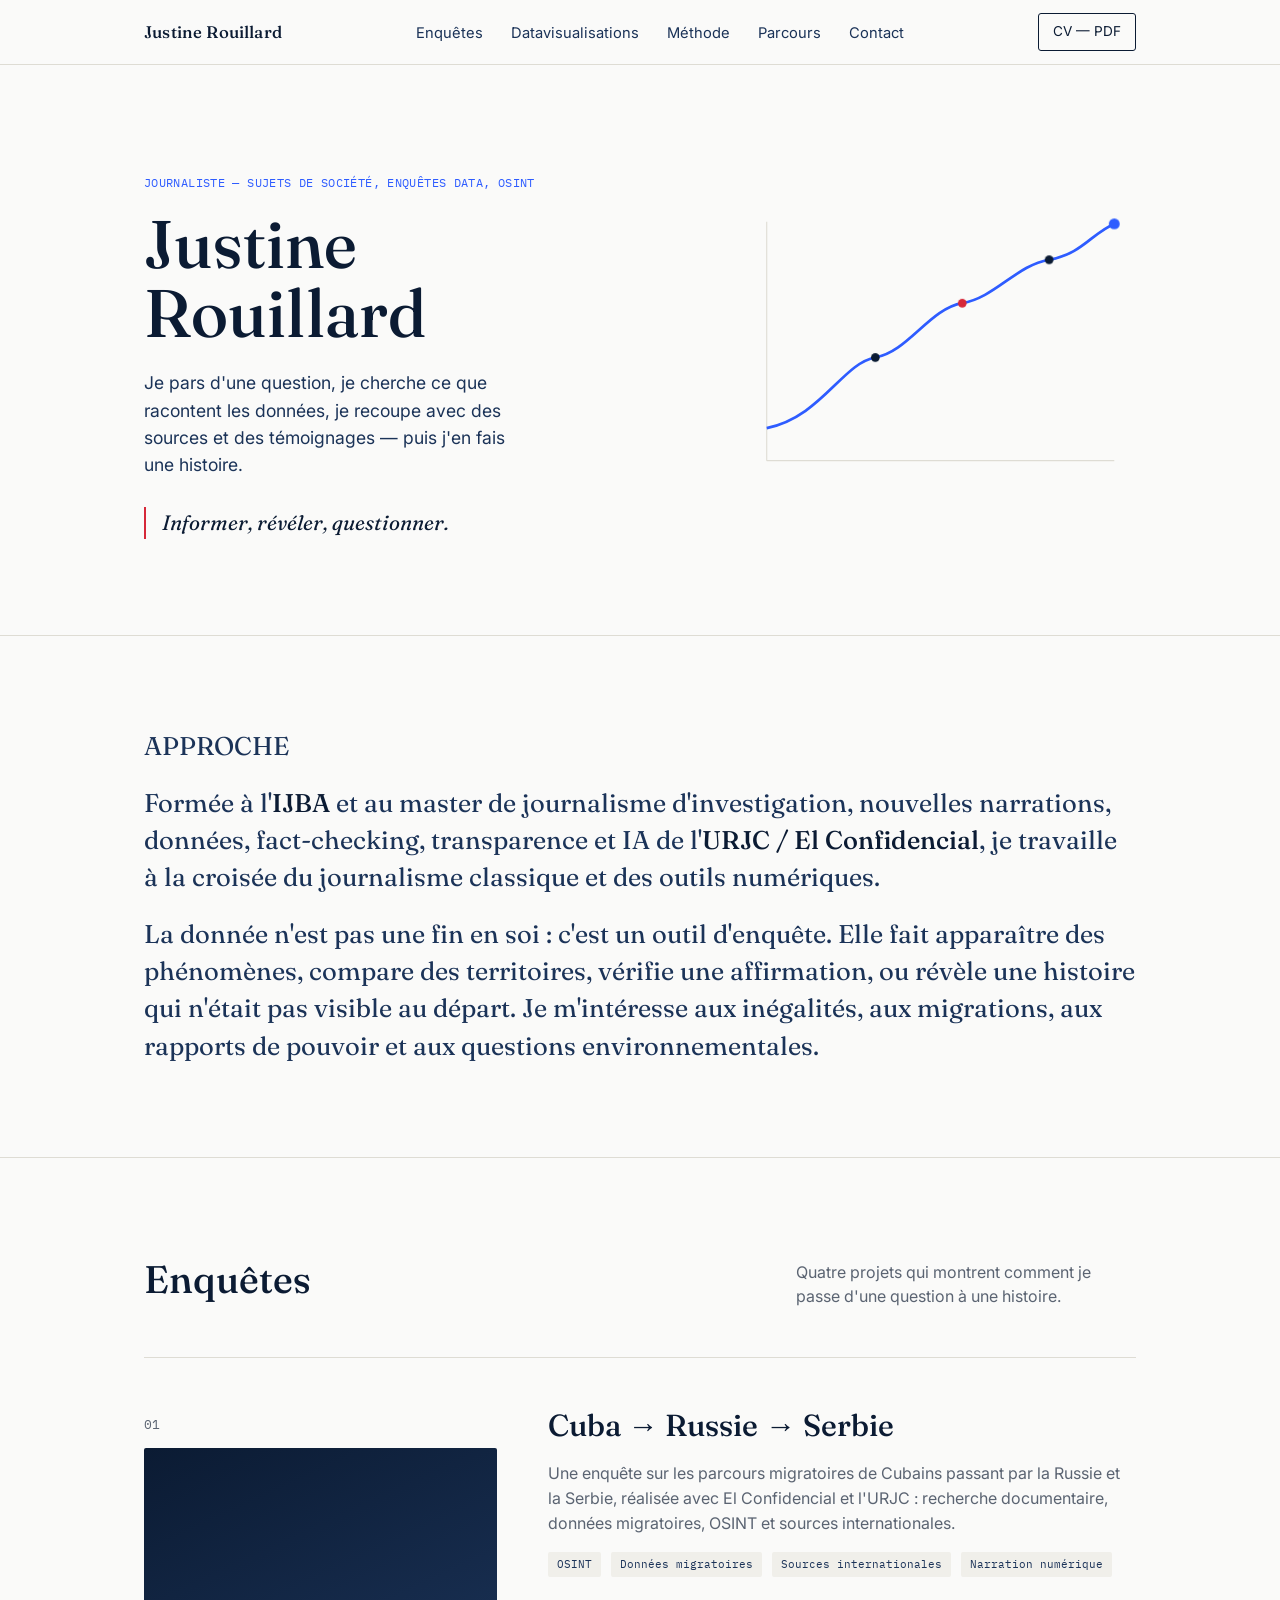
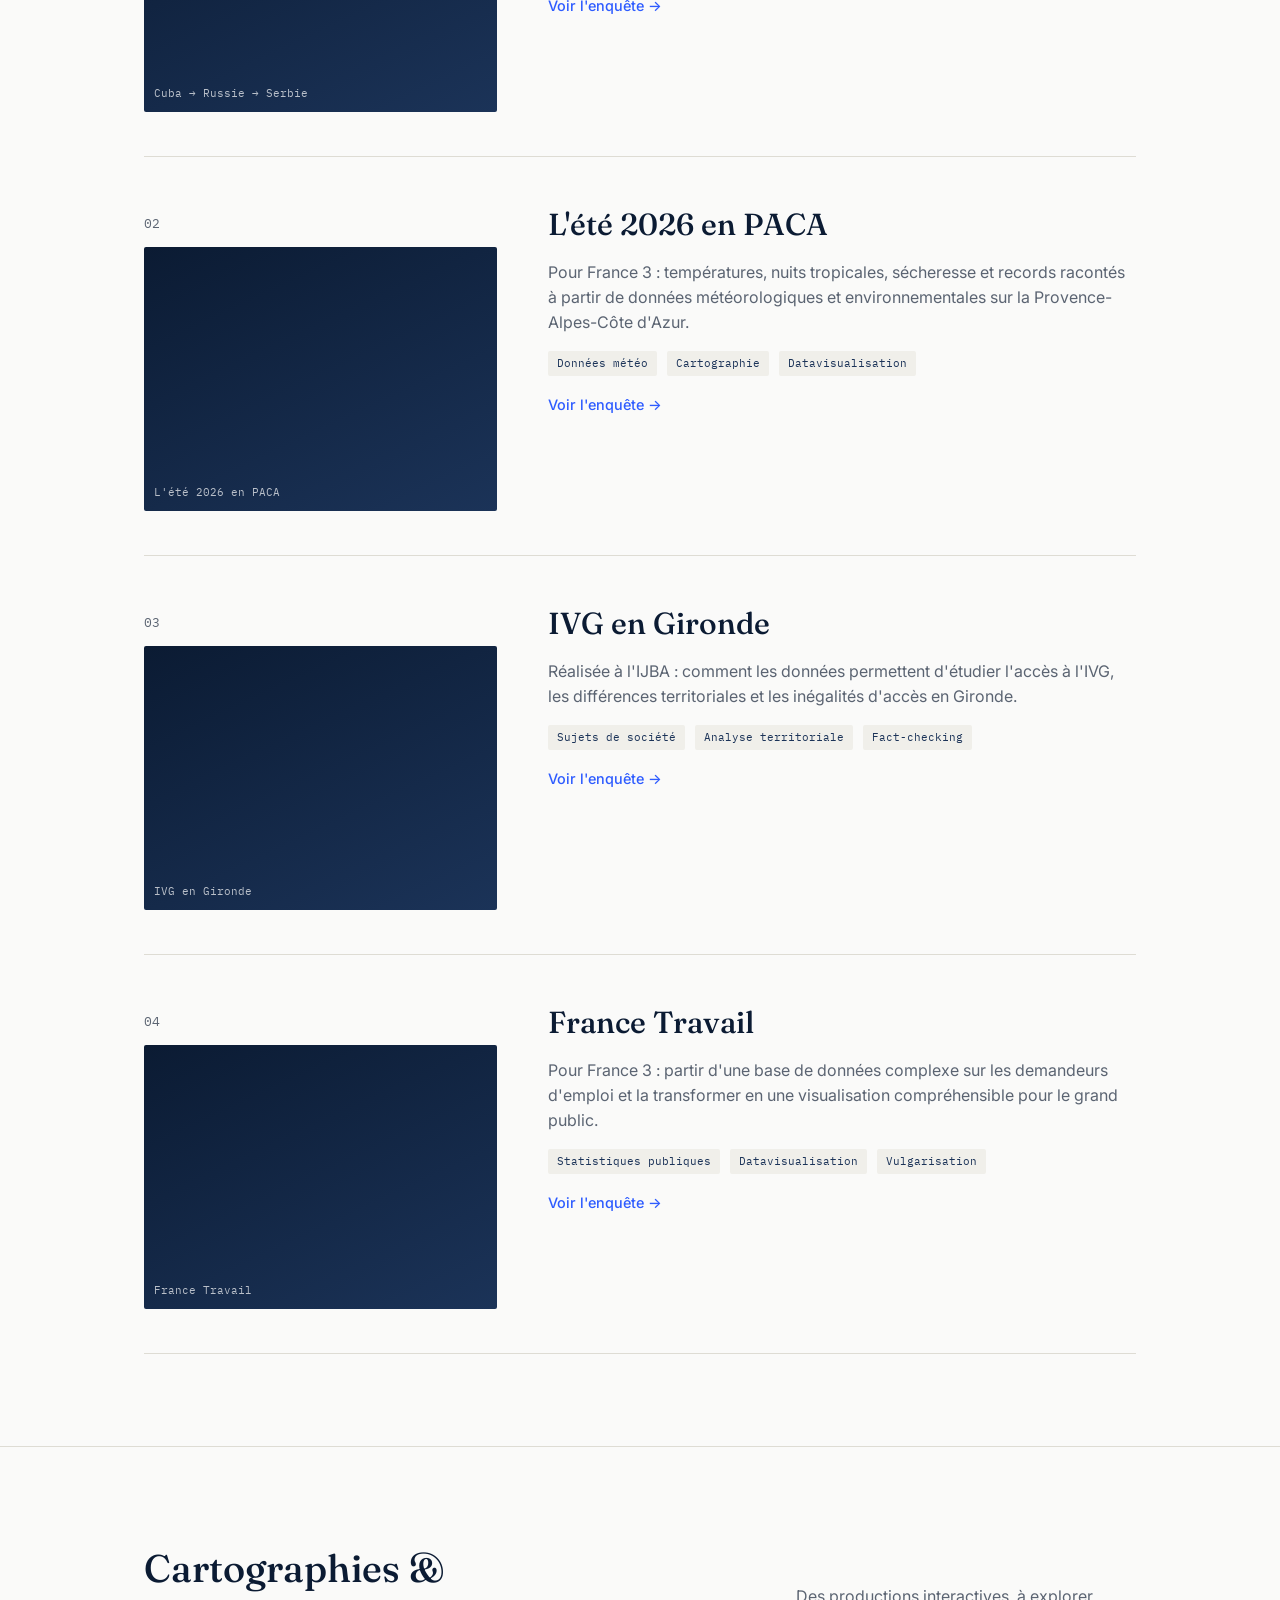
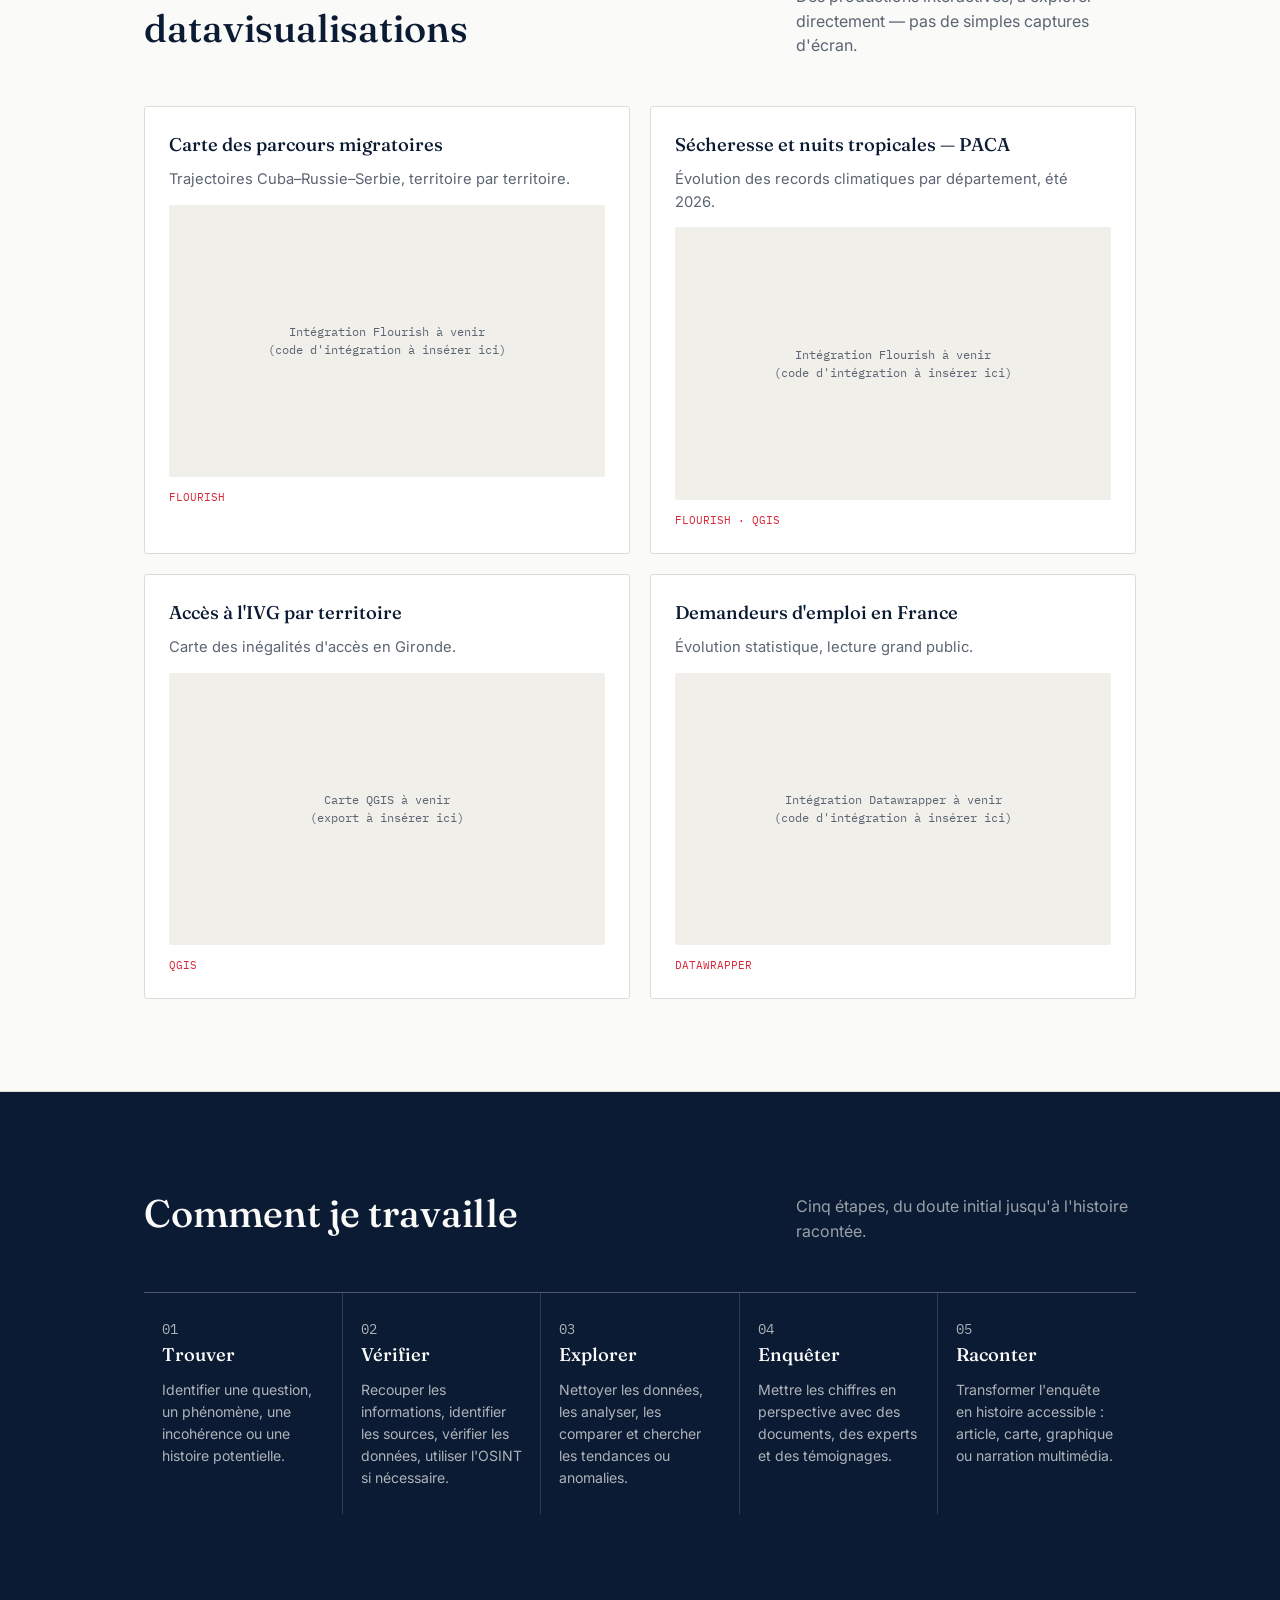
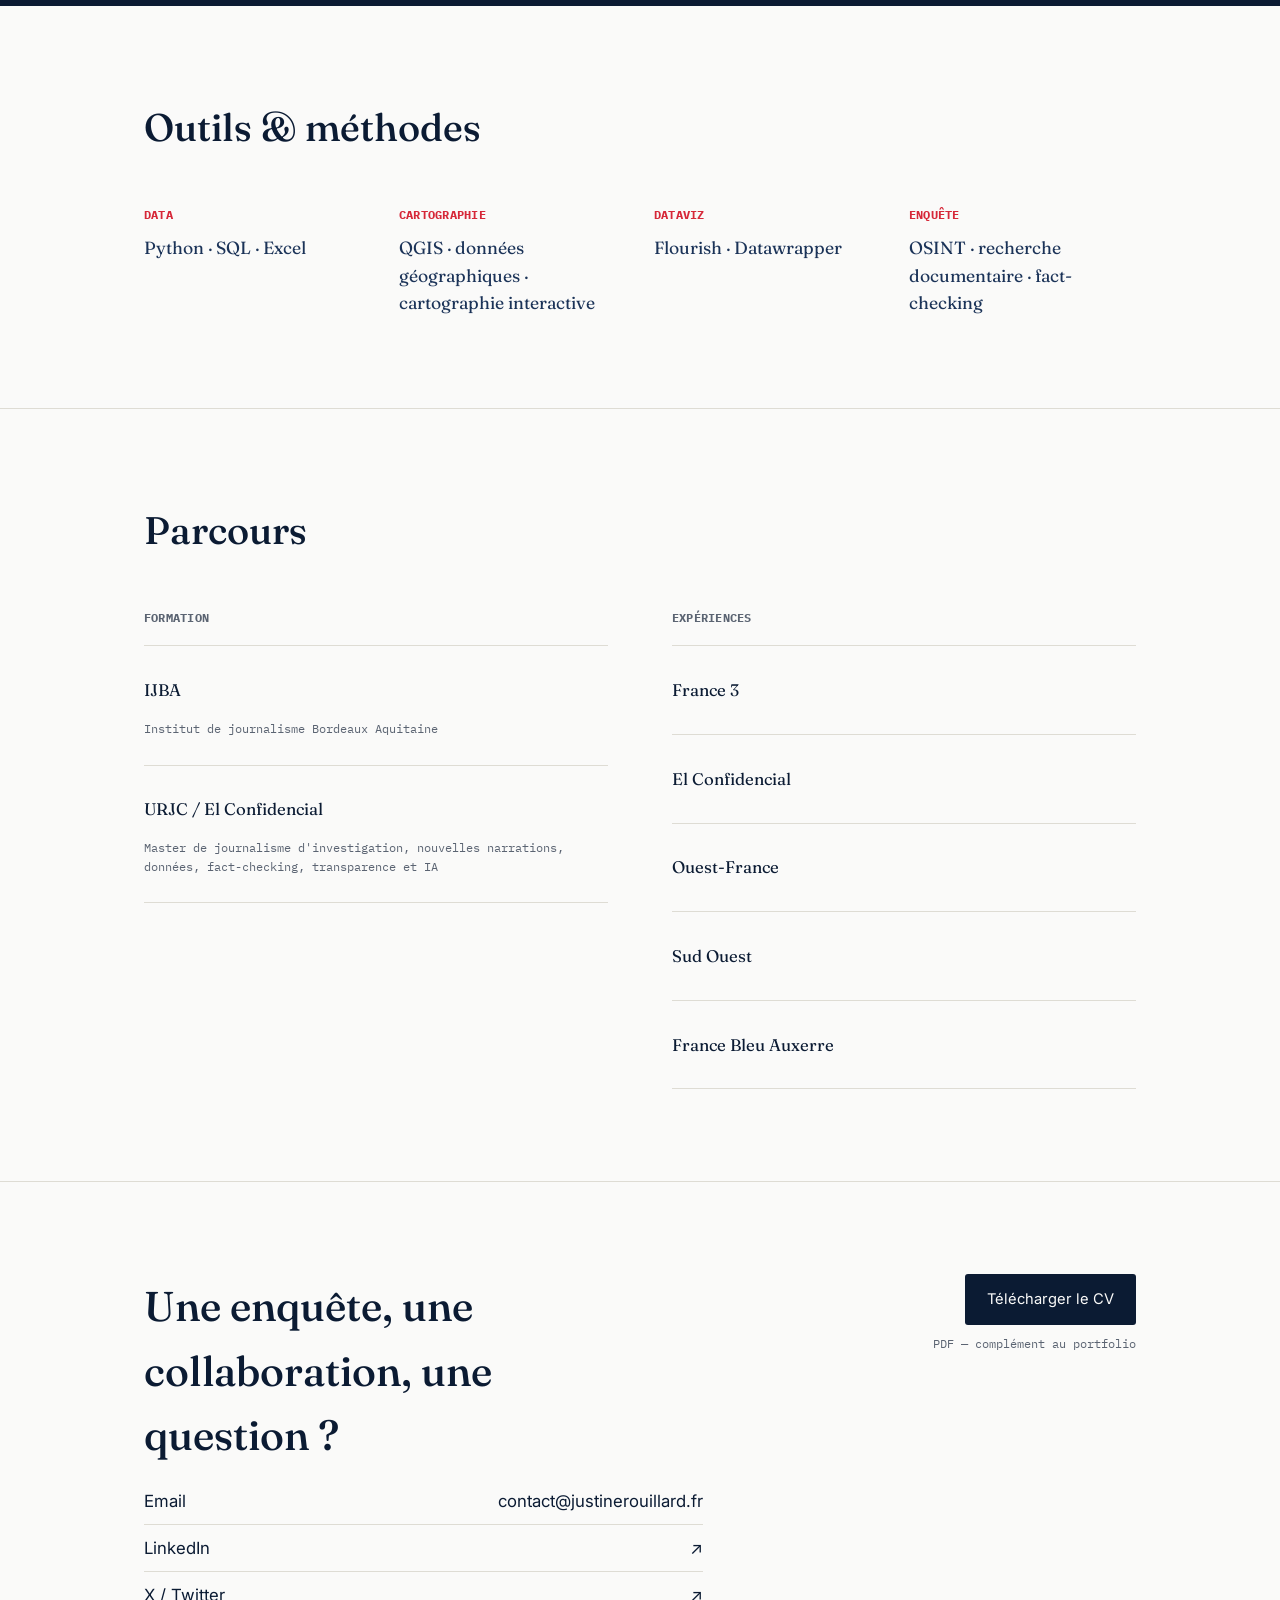
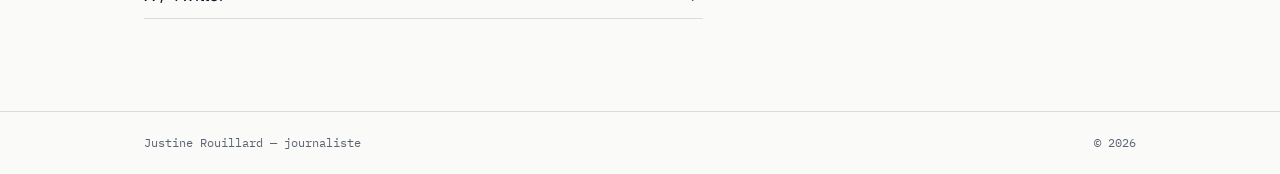
<file: index.html>
<!DOCTYPE html>
<html lang="fr">
<head>
<meta charset="UTF-8">
<meta name="viewport" content="width=device-width, initial-scale=1.0">
<title>Justine Rouillard — Journaliste, enquêtes data, OSINT</title>
<meta name="description" content="Justine Rouillard, journaliste spécialisée dans les sujets de société, les enquêtes data et l'OSINT. Portfolio d'enquêtes, cartographies et datavisualisations.">
<link rel="stylesheet" href="style.css">
</head>
<body>

<nav class="nav">
  <div class="wrap">
    <a href="#" class="nav-name">Justine Rouillard</a>
    <ul class="nav-links">
      <li><a href="#enquetes">Enquêtes</a></li>
      <li><a href="#dataviz">Datavisualisations</a></li>
      <li><a href="#methode">Méthode</a></li>
      <li><a href="#parcours">Parcours</a></li>
      <li><a href="#contact">Contact</a></li>
    </ul>
    <a class="nav-cv" href="CV-Justine-Rouillard.pdf" download>CV — PDF</a>
  </div>
</nav>

<header class="hero">
  <div class="wrap">
    <div class="hero-text">
      <p class="hero-kicker">JOURNALISTE — SUJETS DE SOCIÉTÉ, ENQUÊTES DATA, OSINT</p>
      <h1>Justine<br>Rouillard</h1>
      <p class="hero-role">Je pars d'une question, je cherche ce que racontent les données, je recoupe avec des sources et des témoignages — puis j'en fais une histoire.</p>
      <p class="hero-tagline">Informer, révéler, questionner.</p>
    </div>
    <div class="hero-visual" aria-hidden="true">
      <svg viewBox="0 0 360 280" fill="none" xmlns="http://www.w3.org/2000/svg">
        <line x1="20" y1="240" x2="340" y2="240" stroke="#DEDCD4" stroke-width="1"/>
        <line x1="20" y1="20" x2="20" y2="240" stroke="#DEDCD4" stroke-width="1"/>
        <path class="plot-line" d="M20 210 C 70 200, 90 150, 120 145 S 170 100, 200 95 S 250 60, 280 55 S 320 30, 340 22"
              stroke="#2E5CFF" stroke-width="2.5" fill="none"/>
        <circle class="plot-dot" style="animation-delay:0.5s" cx="120" cy="145" r="4" fill="#0B1B33"/>
        <circle class="plot-dot" style="animation-delay:0.9s" cx="200" cy="95" r="4" fill="#D62839"/>
        <circle class="plot-dot" style="animation-delay:1.3s" cx="280" cy="55" r="4" fill="#0B1B33"/>
        <circle class="plot-dot" style="animation-delay:1.7s" cx="340" cy="22" r="5" fill="#2E5CFF"/>
      </svg>
    </div>
  </div>
</header>

<section class="approche section-border">
  <div class="wrap">
    <p class="eyebrow">APPROCHE</p>
    <p>Formée à l'<strong>IJBA</strong> et au master de journalisme d'investigation, nouvelles narrations, données, fact-checking, transparence et IA de l'<strong>URJC / El Confidencial</strong>, je travaille à la croisée du journalisme classique et des outils numériques.</p>
    <p>La donnée n'est pas une fin en soi : c'est un outil d'enquête. Elle fait apparaître des phénomènes, compare des territoires, vérifie une affirmation, ou révèle une histoire qui n'était pas visible au départ. Je m'intéresse aux inégalités, aux migrations, aux rapports de pouvoir et aux questions environnementales.</p>
  </div>
</section>

<section id="enquetes" class="section-border">
  <div class="wrap">
    <div class="section-head">
      <h2>Enquêtes</h2>
      <p>Quatre projets qui montrent comment je passe d'une question à une histoire.</p>
    </div>

    <div class="projects">

      <a class="project" href="cuba.html">
        <div>
          <p class="project-index">01</p>
          <div class="project-media"><span>Cuba → Russie → Serbie</span></div>
        </div>
        <div class="project-body">
          <h3>Cuba → Russie → Serbie</h3>
          <p>Une enquête sur les parcours migratoires de Cubains passant par la Russie et la Serbie, réalisée avec El Confidencial et l'URJC : recherche documentaire, données migratoires, OSINT et sources internationales.</p>
          <ul class="tags">
            <li>OSINT</li><li>Données migratoires</li><li>Sources internationales</li><li>Narration numérique</li>
          </ul>
          <span class="project-link">Voir l'enquête →</span>
        </div>
      </a>

      <a class="project" href="paca.html">
        <div>
          <p class="project-index">02</p>
          <div class="project-media"><span>L'été 2026 en PACA</span></div>
        </div>
        <div class="project-body">
          <h3>L'été 2026 en PACA</h3>
          <p>Pour France 3 : températures, nuits tropicales, sécheresse et records racontés à partir de données météorologiques et environnementales sur la Provence-Alpes-Côte d'Azur.</p>
          <ul class="tags">
            <li>Données météo</li><li>Cartographie</li><li>Datavisualisation</li>
          </ul>
          <span class="project-link">Voir l'enquête →</span>
        </div>
      </a>

      <a class="project" href="ivg.html">
        <div>
          <p class="project-index">03</p>
          <div class="project-media"><span>IVG en Gironde</span></div>
        </div>
        <div class="project-body">
          <h3>IVG en Gironde</h3>
          <p>Réalisée à l'IJBA : comment les données permettent d'étudier l'accès à l'IVG, les différences territoriales et les inégalités d'accès en Gironde.</p>
          <ul class="tags">
            <li>Sujets de société</li><li>Analyse territoriale</li><li>Fact-checking</li>
          </ul>
          <span class="project-link">Voir l'enquête →</span>
        </div>
      </a>

      <a class="project" href="france-travail.html">
        <div>
          <p class="project-index">04</p>
          <div class="project-media"><span>France Travail</span></div>
        </div>
        <div class="project-body">
          <h3>France Travail</h3>
          <p>Pour France 3 : partir d'une base de données complexe sur les demandeurs d'emploi et la transformer en une visualisation compréhensible pour le grand public.</p>
          <ul class="tags">
            <li>Statistiques publiques</li><li>Datavisualisation</li><li>Vulgarisation</li>
          </ul>
          <span class="project-link">Voir l'enquête →</span>
        </div>
      </a>

    </div>
  </div>
</section>

<section id="dataviz" class="section-border">
  <div class="wrap">
    <div class="section-head">
      <h2>Cartographies &amp; datavisualisations</h2>
      <p>Des productions interactives, à explorer directement — pas de simples captures d'écran.</p>
    </div>
    <div class="dataviz-grid">
      <div class="viz-card">
        <h3>Carte des parcours migratoires</h3>
        <p>Trajectoires Cuba–Russie–Serbie, territoire par territoire.</p>
        <div class="viz-embed">Intégration Flourish à venir<br>(code d'intégration à insérer ici)</div>
        <span class="viz-tool">FLOURISH</span>
      </div>
      <div class="viz-card">
        <h3>Sécheresse et nuits tropicales — PACA</h3>
        <p>Évolution des records climatiques par département, été 2026.</p>
        <div class="viz-embed">Intégration Flourish à venir<br>(code d'intégration à insérer ici)</div>
        <span class="viz-tool">FLOURISH · QGIS</span>
      </div>
      <div class="viz-card">
        <h3>Accès à l'IVG par territoire</h3>
        <p>Carte des inégalités d'accès en Gironde.</p>
        <div class="viz-embed">Carte QGIS à venir<br>(export à insérer ici)</div>
        <span class="viz-tool">QGIS</span>
      </div>
      <div class="viz-card">
        <h3>Demandeurs d'emploi en France</h3>
        <p>Évolution statistique, lecture grand public.</p>
        <div class="viz-embed">Intégration Datawrapper à venir<br>(code d'intégration à insérer ici)</div>
        <span class="viz-tool">DATAWRAPPER</span>
      </div>
    </div>
  </div>
</section>

<section id="methode" class="methode">
  <div class="wrap">
    <div class="section-head">
      <h2>Comment je travaille</h2>
      <p>Cinq étapes, du doute initial jusqu'à l'histoire racontée.</p>
    </div>
    <div class="methode-list">
      <div class="methode-step">
        <p class="methode-num">01</p>
        <h3>Trouver</h3>
        <p>Identifier une question, un phénomène, une incohérence ou une histoire potentielle.</p>
      </div>
      <div class="methode-step">
        <p class="methode-num">02</p>
        <h3>Vérifier</h3>
        <p>Recouper les informations, identifier les sources, vérifier les données, utiliser l'OSINT si nécessaire.</p>
      </div>
      <div class="methode-step">
        <p class="methode-num">03</p>
        <h3>Explorer</h3>
        <p>Nettoyer les données, les analyser, les comparer et chercher les tendances ou anomalies.</p>
      </div>
      <div class="methode-step">
        <p class="methode-num">04</p>
        <h3>Enquêter</h3>
        <p>Mettre les chiffres en perspective avec des documents, des experts et des témoignages.</p>
      </div>
      <div class="methode-step">
        <p class="methode-num">05</p>
        <h3>Raconter</h3>
        <p>Transformer l'enquête en histoire accessible : article, carte, graphique ou narration multimédia.</p>
      </div>
    </div>
  </div>
</section>

<section class="section-border">
  <div class="wrap">
    <div class="section-head">
      <h2>Outils &amp; méthodes</h2>
    </div>
    <div class="skills-grid">
      <div class="skill-group">
        <h3>Data</h3>
        <p>Python · SQL · Excel</p>
      </div>
      <div class="skill-group">
        <h3>Cartographie</h3>
        <p>QGIS · données géographiques · cartographie interactive</p>
      </div>
      <div class="skill-group">
        <h3>Dataviz</h3>
        <p>Flourish · Datawrapper</p>
      </div>
      <div class="skill-group">
        <h3>Enquête</h3>
        <p>OSINT · recherche documentaire · fact-checking</p>
      </div>
    </div>
  </div>
</section>

<section id="parcours" class="section-border">
  <div class="wrap">
    <div class="section-head">
      <h2>Parcours</h2>
    </div>
    <div class="parcours-grid">
      <div class="parcours-col">
        <h3>Formation</h3>
        <div class="parcours-item">
          <p class="name">IJBA</p>
          <p class="meta">Institut de journalisme Bordeaux Aquitaine</p>
        </div>
        <div class="parcours-item">
          <p class="name">URJC / El Confidencial</p>
          <p class="meta">Master de journalisme d'investigation, nouvelles narrations, données, fact-checking, transparence et IA</p>
        </div>
      </div>
      <div class="parcours-col">
        <h3>Expériences</h3>
        <div class="parcours-item"><p class="name">France 3</p></div>
        <div class="parcours-item"><p class="name">El Confidencial</p></div>
        <div class="parcours-item"><p class="name">Ouest-France</p></div>
        <div class="parcours-item"><p class="name">Sud Ouest</p></div>
        <div class="parcours-item"><p class="name">France Bleu Auxerre</p></div>
      </div>
    </div>
  </div>
</section>

<section id="contact">
  <div class="wrap contact">
    <div>
      <h2>Une enquête, une collaboration, une question ?</h2>
      <div class="contact-links">
        <a href="mailto:contact@justinerouillard.fr">Email <span>contact@justinerouillard.fr</span></a>
        <a href="https://linkedin.com/in/justinerouillard" target="_blank" rel="noopener">LinkedIn <span>↗</span></a>
        <a href="https://twitter.com/justinerouillard" target="_blank" rel="noopener">X / Twitter <span>↗</span></a>
      </div>
    </div>
    <div class="contact-cv">
      <a href="CV-Justine-Rouillard.pdf" download>Télécharger le CV</a>
      <p>PDF — complément au portfolio</p>
    </div>
  </div>
</section>

<footer>
  <div class="wrap">
    <span>Justine Rouillard — journaliste</span>
    <span>© 2026</span>
  </div>
</footer>

</body>
</html>
</file>
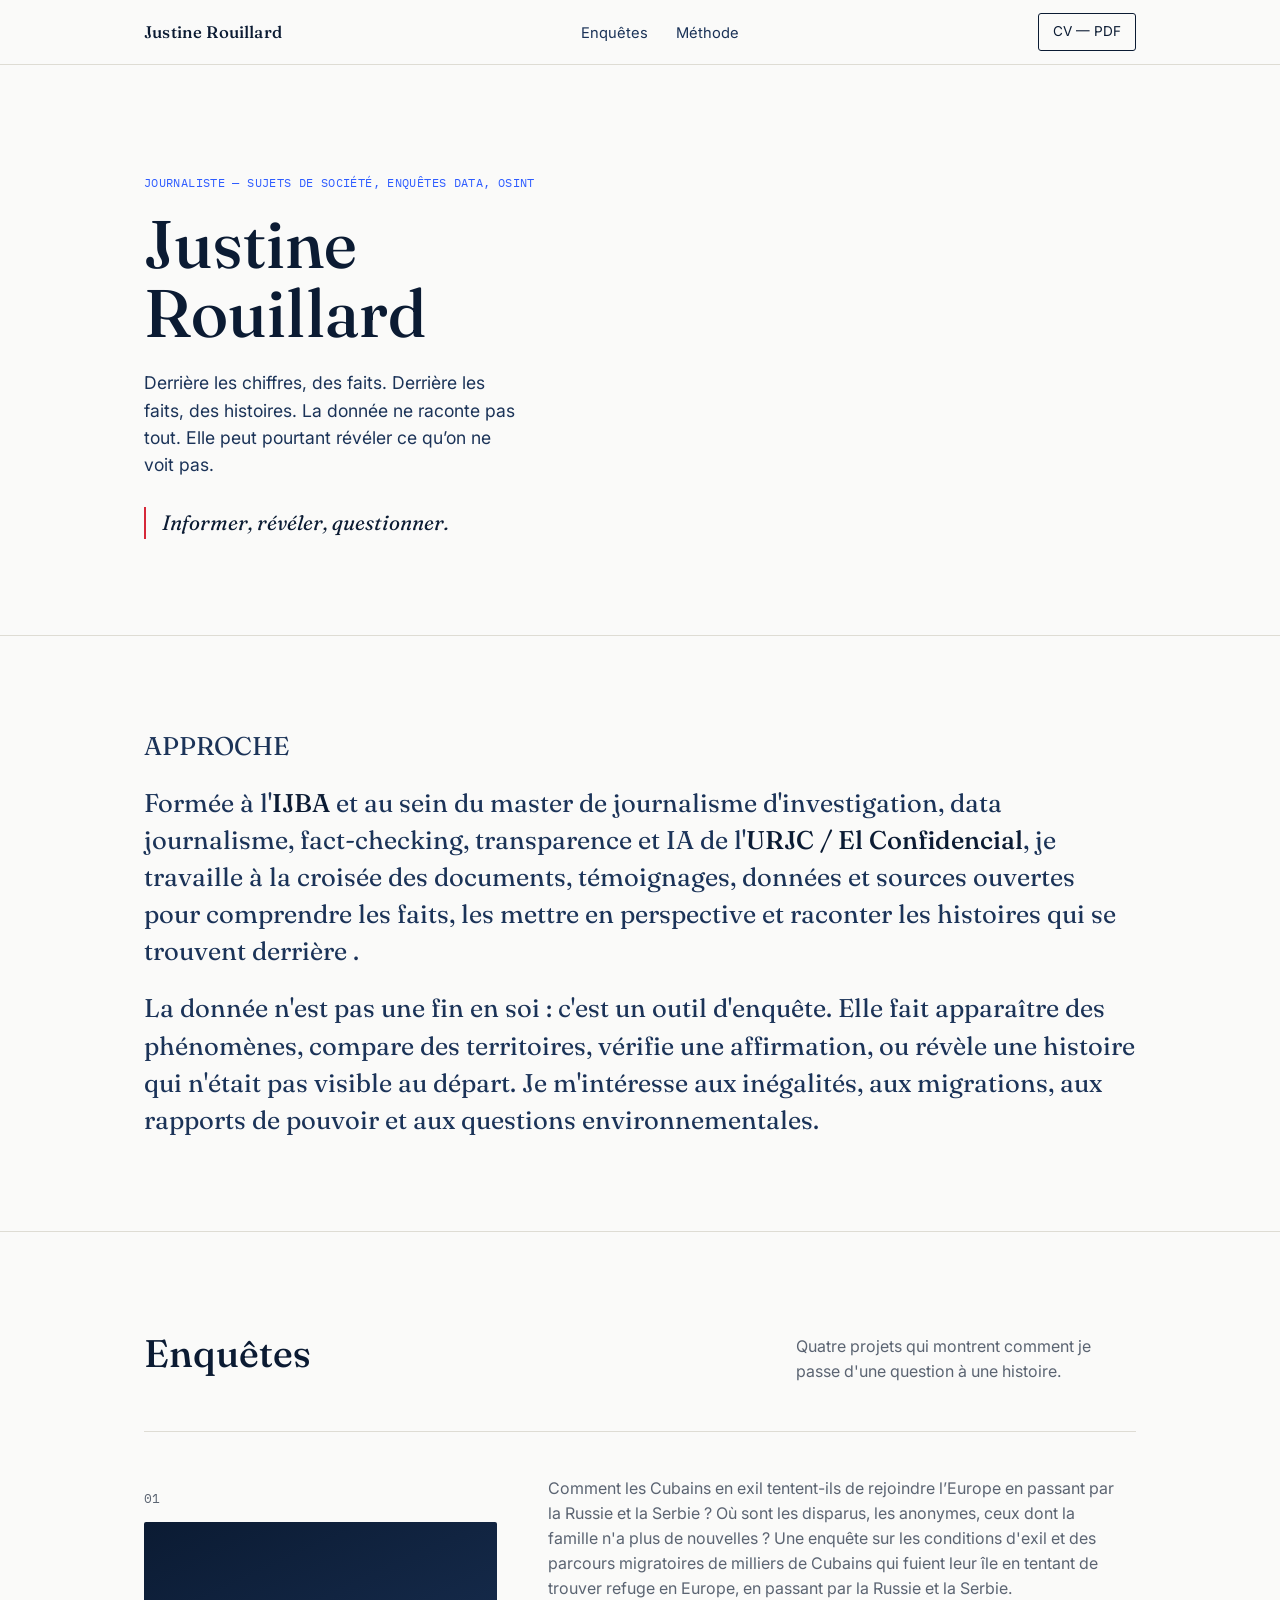
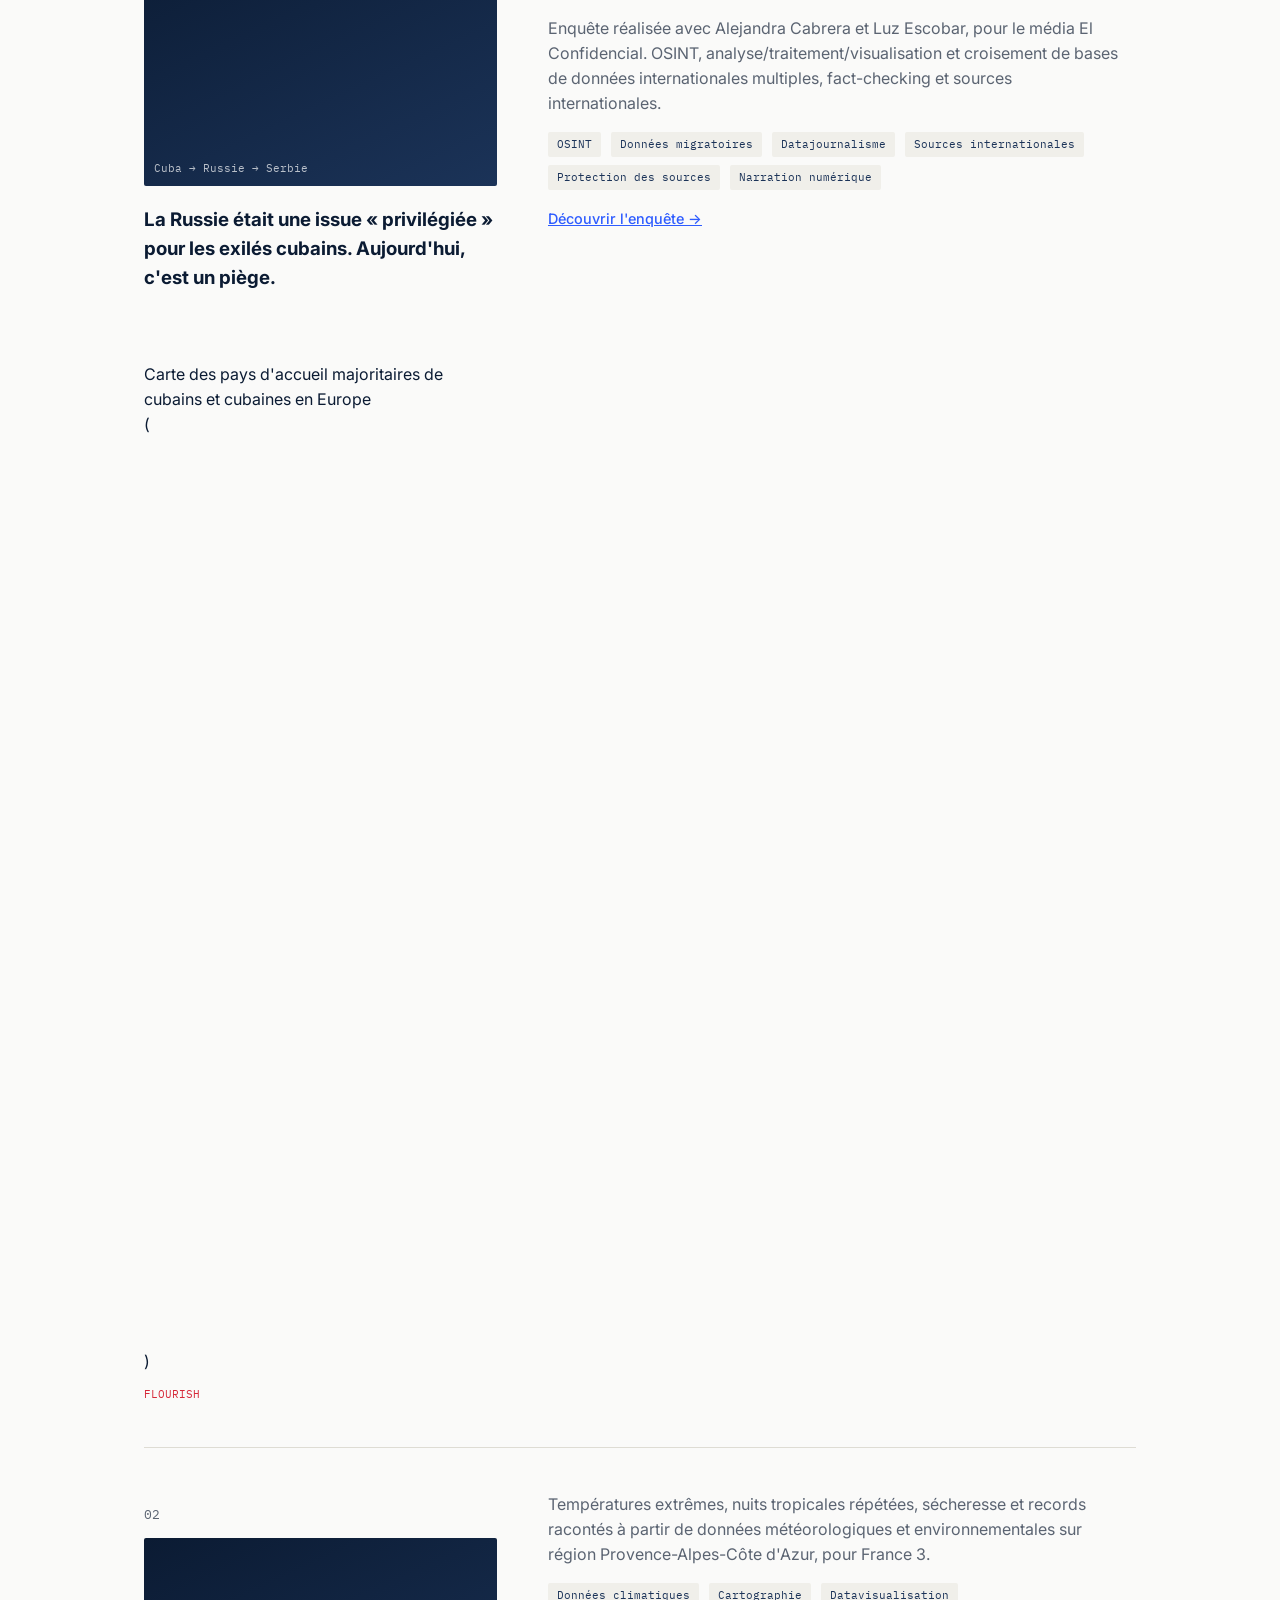
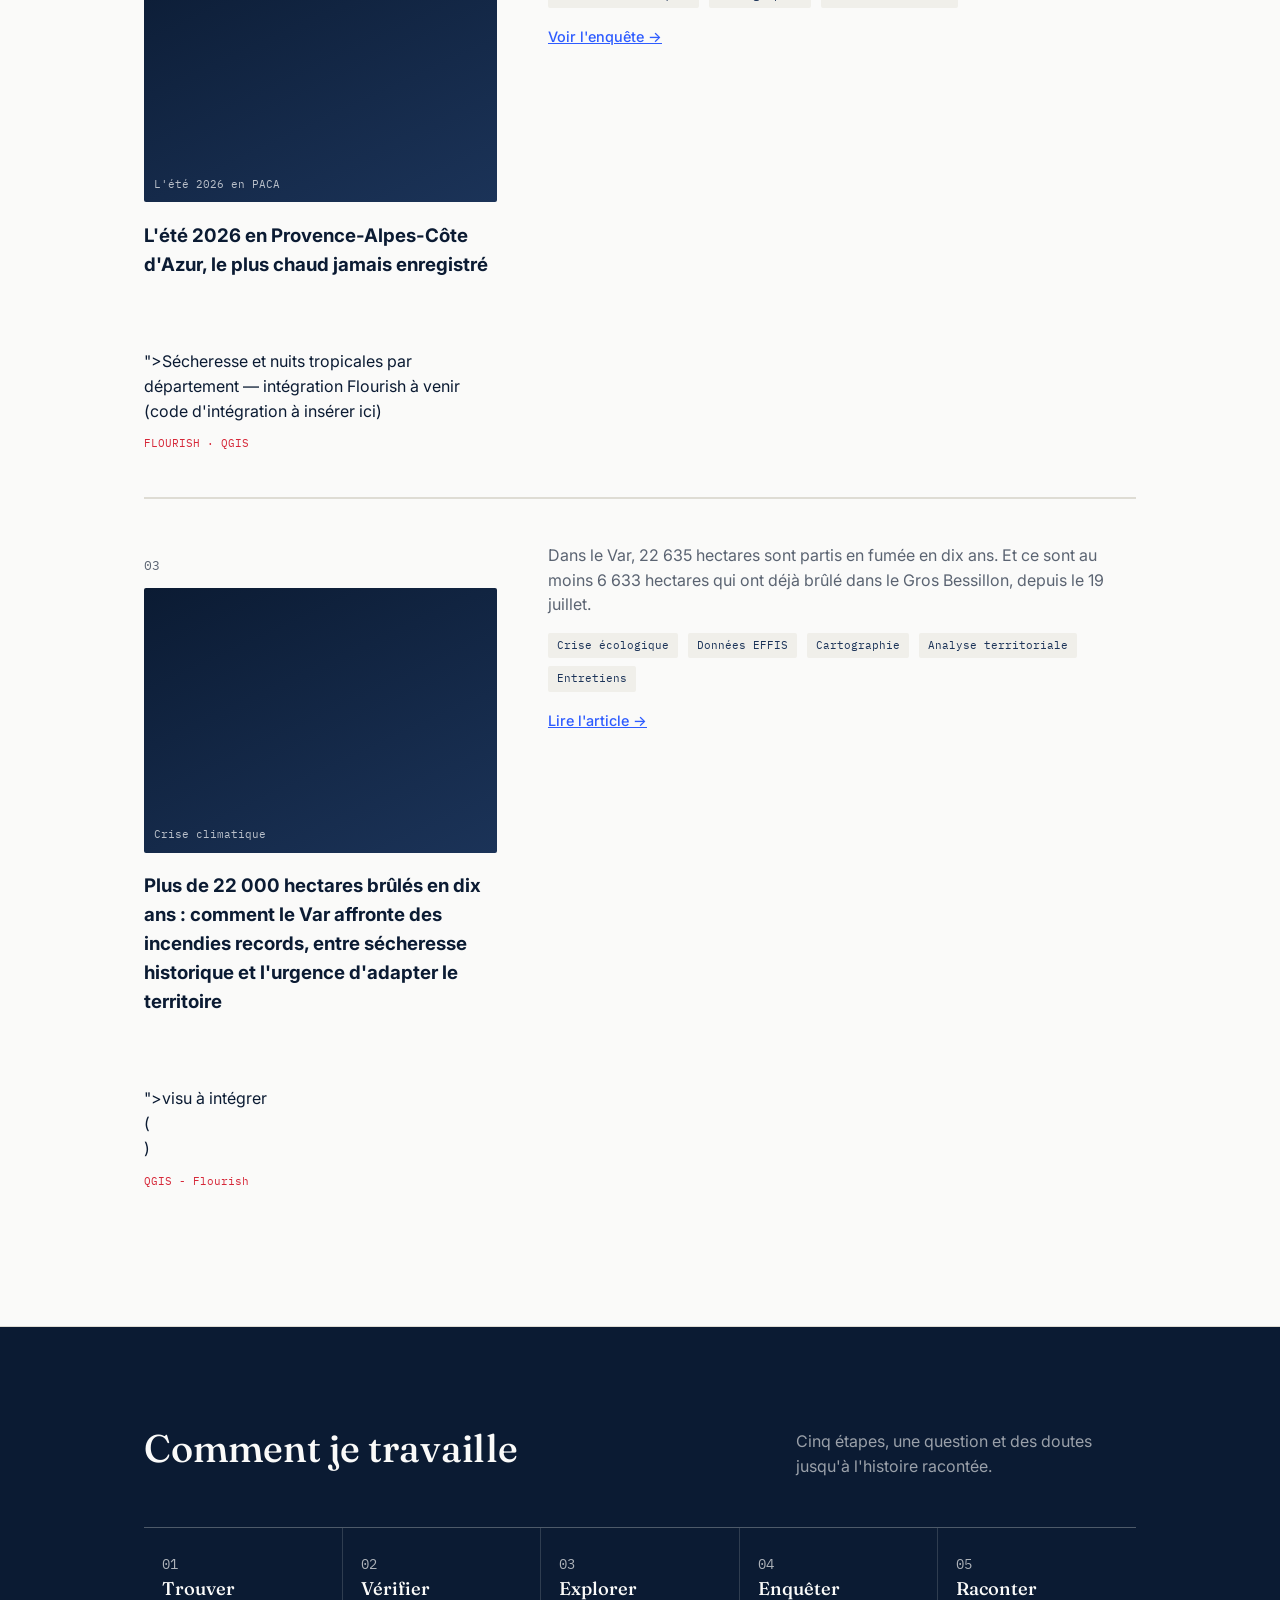
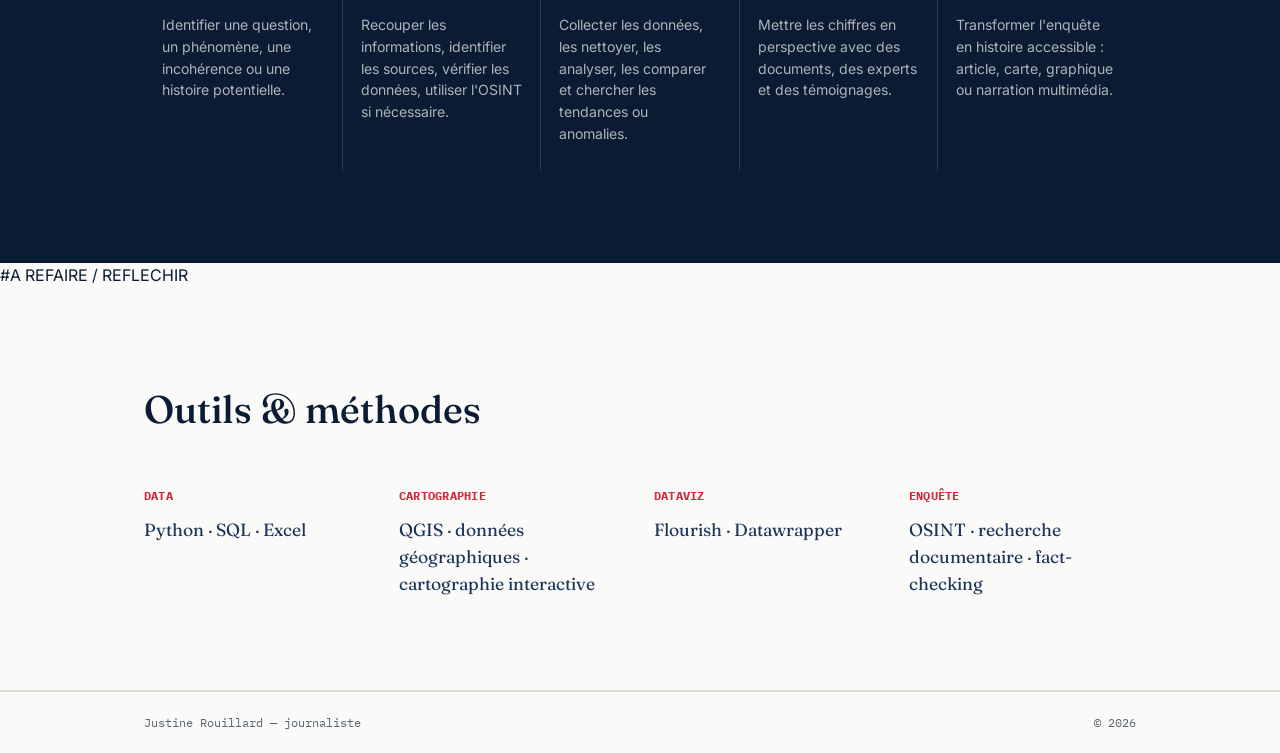
<file: index(4).html>
<!DOCTYPE html>
<html lang="fr">
<head>
<meta charset="UTF-8">
<meta name="viewport" content="width=device-width, initial-scale=1.0">
<title>Justine Rouillard — Journaliste, enquêtes data, OSINT</title>
<meta name="description" content="Justine Rouillard, journaliste spécialisée dans les sujets de société, les enquêtes data et l'OSINT. Portfolio d'enquêtes, cartographies et datavisualisations.">
<link rel="stylesheet" href="style.css">
</head>
<body>

<nav class="nav">
  <div class="wrap">
    <a href="#" class="nav-name">Justine Rouillard</a>
    <ul class="nav-links">
      <li><a href="#enquetes">Enquêtes</a></li>
      <li><a href="#methode">Méthode</a></li>
    </ul>
    <a class="nav-cv" href="CV-Justine-Rouillard.pdf" download>CV — PDF</a>
  </div>
</nav>

<header class="hero">
  <div class="wrap">
    <div class="hero-text">
      <p class="hero-kicker">JOURNALISTE — SUJETS DE SOCIÉTÉ, ENQUÊTES DATA, OSINT</p>
      <h1>Justine<br>Rouillard</h1>
      <p class="hero-role">Derrière les chiffres, des faits. Derrière les faits, des histoires. La donnée ne raconte pas tout. Elle peut pourtant révéler ce qu’on ne voit pas.</p>
      <p class="hero-tagline">Informer, révéler, questionner.</p>
    </div>
  </div>
</header>

<section class="approche section-border">
  <div class="wrap">
    <p class="eyebrow">APPROCHE</p>
    <p>Formée à l'<strong>IJBA</strong> et au sein du master de journalisme d'investigation, data journalisme, fact-checking, transparence et IA de l'<strong>URJC / El Confidencial</strong>,  je travaille à la croisée des documents, témoignages, données et sources ouvertes pour comprendre les faits, les mettre en perspective et raconter les histoires qui se trouvent derrière .</p>
    <p>La donnée n'est pas une fin en soi : c'est un outil d'enquête. Elle fait apparaître des phénomènes, compare des territoires, vérifie une affirmation, ou révèle une histoire qui n'était pas visible au départ. Je m'intéresse aux inégalités, aux migrations, aux rapports de pouvoir et aux questions environnementales.</p>
  </div>
</section>

<section id="enquetes" class="section-border">
  <div class="wrap">
    <div class="section-head">
      <h2>Enquêtes</h2>
      <p>Quatre projets qui montrent comment je passe d'une question à une histoire.</p>
    </div>

    <div class="projects">

      <article class="project">
        <div class="project-head">
          <div class="project-frame">
            <p class="project-index">01</p>
            <div class="project-media"><span>Cuba → Russie → Serbie</span></div>
          </div>
          <h3>La Russie était une issue « privilégiée » pour les exilés cubains. Aujourd'hui, c'est un piège.</h3>
        </div>
        <div class="project-body">
          <p>Comment les Cubains en exil tentent-ils de rejoindre l’Europe en passant par la Russie et la Serbie ? Où sont les disparus, les anonymes, ceux dont la famille n'a plus de nouvelles ? Une enquête sur les conditions d'exil et des parcours migratoires de milliers de Cubains qui fuient leur île en tentant de trouver refuge en Europe, en passant par la Russie et la Serbie. 
          <p>Enquête réalisée avec Alejandra Cabrera et Luz Escobar, pour le média El Confidencial. OSINT, analyse/traitement/visualisation et croisement de bases de données internationales multiples, fact-checking et sources internationales.</p>
          <div class="project-footer">
            <ul class="tags">
              <li>OSINT</li><li>Données migratoires</li><li>Datajournalisme</li><li>Sources internationales</li><li>Protection des sources</li><li>Narration numérique</li>
            </ul>
            <a class="project-link" href="cuba.html">Découvrir l'enquête →</a>
          </div>
        </div>
        <div class="project-viz-row">
          <div class="project-viz">
            <div class="">Carte des pays d'accueil majoritaires de cubains et cubaines en Europe<br>(<iframe title="Población de personas nacidas en Cuba dentro de los países de Europa (2023-2026)" aria-label="Mapa coroplético" id="datawrapper-chart-faGzn" src="https://datawrapper.dwcdn.net/faGzn/7/" scrolling="no" frameborder="0" style="width: 0; min-width: 100% !important; border: none;" height="906" data-external="1"></iframe><script type="text/javascript">window.addEventListener("message",function(a){if(void 0!==a.data["datawrapper-height"]){var e=document.querySelectorAll("iframe");for(var t in a.data["datawrapper-height"])for(var r,i=0;r=e[i];i++)if(r.contentWindow===a.source){var d=a.data["datawrapper-height"][t]+"px";r.style.height=d}}});</script>)</div>
            <span class="viz-tool">FLOURISH</span>
          </div>
        </div>
      </article>

      <article class="project">
        <div class="project-head">
          <div class="project-frame">
            <p class="project-index">02</p>
            <div class="project-media"><span>L'été 2026 en PACA</span></div>
          </div>
          <h3>L'été 2026 en Provence-Alpes-Côte d'Azur, le plus chaud jamais enregistré</h3>
        </div>
        <div class="project-body">
          <p>Températures extrêmes, nuits tropicales répétées, sécheresse et records racontés à partir de données météorologiques et environnementales sur région Provence-Alpes-Côte d'Azur, pour France 3.</p>
          <div class="project-footer">
            <ul class="tags">
              <li>Données climatiques</li><li>Cartographie</li><li>Datavisualisation</li>
            </ul>
            <a class="project-link" href="paca.html">Voir l'enquête →</a>
          </div>
        </div>
        <div class="project-viz-row">
          <div class="project-viz">
            <div class="<div class="flourish-embed flourish-map" data-src="visualisation/30109244?166884"><script src="https://public.flourish.studio/resources/embed.js"></script><noscript><img src="https://public.flourish.studio/visualisation/30109244/thumbnail" width="100%" alt="map visualization" /></noscript></div>">Sécheresse et nuits tropicales par département — intégration Flourish à venir<br>(code d'intégration à insérer ici)</div>
            <span class="viz-tool">FLOURISH · QGIS</span>
          </div>
        </div>
      </article>

      

      <article class="project">
        <div class="project-head">
          <div class="project-frame">
            <p class="project-index">03</p>
            <div class="project-media"><span>Crise climatique</span></div>
          </div>
          <h3>Plus de 22 000 hectares brûlés en dix ans : comment le Var affronte des incendies records, entre sécheresse historique et l'urgence d'adapter le territoire</h3>
        </div>
        <div class="project-body">
          <p>Dans le Var, 22 635 hectares sont partis en fumée en dix ans. Et ce sont au moins 6 633 hectares qui ont déjà brûlé dans le Gros Bessillon, depuis le 19 juillet.</p>
          <div class="project-footer">
            <ul class="tags">
              <li>Crise écologique</li><li>Données EFFIS</li><li>Cartographie</li><li>Analyse territoriale</li><li>Entretiens</li>
            </ul>
            <a class="project-link" href="ivg.html">Lire l'article →</a>
          </div>
        </div>
        <div class="project-viz-row">
          <div class="project-viz">
            <div class="<div class="flourish-embed flourish-map" data-src="visualisation/29869142?166884"><script src="https://public.flourish.studio/resources/embed.js"></script><noscript><img src="https://public.flourish.studio/visualisation/29869142/thumbnail" width="100%" alt="map visualization" /></noscript></div>">visu à intégrer<br>(<div class="flourish-embed flourish-map" data-src="visualisation/29869142?166884"><script src="https://public.flourish.studio/resources/embed.js"></script><noscript><img src="https://public.flourish.studio/visualisation/29869142/thumbnail" width="100%" alt="map visualization" /></noscript></div>)</div>
            <span class="viz-tool">QGIS - Flourish</span>
          </div>
        </div>
      </article>

    </div>
  </div>
</section>

<section id="methode" class="methode">
  <div class="wrap">
    <div class="section-head">
      <h2>Comment je travaille</h2>
      <p>Cinq étapes, une question et des doutes jusqu'à l'histoire racontée.</p>
    </div>
    <div class="methode-list">
      <div class="methode-step">
        <p class="methode-num">01</p>
        <h3>Trouver</h3>
        <p>Identifier une question, un phénomène, une incohérence ou une histoire potentielle.</p>
      </div>
      <div class="methode-step">
        <p class="methode-num">02</p>
        <h3>Vérifier</h3>
        <p>Recouper les informations, identifier les sources, vérifier les données, utiliser l'OSINT si nécessaire.</p>
      </div>
      <div class="methode-step">
        <p class="methode-num">03</p>
        <h3>Explorer</h3>
        <p>Collecter les données, les nettoyer, les analyser, les comparer et chercher les tendances ou anomalies.</p>
      </div>
      <div class="methode-step">
        <p class="methode-num">04</p>
        <h3>Enquêter</h3>
        <p>Mettre les chiffres en perspective avec des documents, des experts et des témoignages.</p>
      </div>
      <div class="methode-step">
        <p class="methode-num">05</p>
        <h3>Raconter</h3>
        <p>Transformer l'enquête en histoire accessible : article, carte, graphique ou narration multimédia.</p>
      </div>
    </div>
  </div>
</section>

  #A REFAIRE / REFLECHIR
<section class="section-border">
  <div class="wrap">
    <div class="section-head">
      <h2>Outils &amp; méthodes</h2>
    </div>
    <div class="skills-grid">
      <div class="skill-group">
        <h3>Data</h3>
        <p>Python · SQL · Excel</p>
      </div>
      <div class="skill-group">
        <h3>Cartographie</h3>
        <p>QGIS · données géographiques · cartographie interactive</p>
      </div>
      <div class="skill-group">
        <h3>Dataviz</h3>
        <p>Flourish · Datawrapper</p>
      </div>
      <div class="skill-group">
        <h3>Enquête</h3>
        <p>OSINT · recherche documentaire · fact-checking</p>
      </div>
    </div>
  </div>
</section>

<footer>
  <div class="wrap">
    <span>Justine Rouillard — journaliste</span>
    <span>© 2026</span>
  </div>
</footer>

</body>
</html>
</file>
<file: style.css>
/* ===========================================================
   Justine Rouillard — portfolio de datajournaliste
   =========================================================== */

@import url('https://fonts.googleapis.com/css2?family=Fraunces:ital,opsz,wght@0,9..144,400;0,9..144,500;0,9..144,600;1,9..144,400&family=Inter:wght@400;500;600&family=IBM+Plex+Mono:wght@400;500&display=swap');

:root{
  --ink:        #0B1B33;
  --ink-soft:   #1B3358;
  --paper:      #FAFAF9;
  --paper-dim:  #F0EFEA;
  --blue:       #2E5CFF;
  --red:        #D62839;
  --grey:       #5B6472;
  --line:       #DEDCD4;

  --serif:  'Fraunces', Georgia, serif;
  --sans:   'Inter', -apple-system, BlinkMacSystemFont, sans-serif;
  --mono:   'IBM Plex Mono', 'SFMono-Regular', monospace;

  --max: 1120px;
  --pad: clamp(20px, 5vw, 64px);
}

*{ box-sizing: border-box; }
html{ scroll-behavior: smooth; }
body{
  margin:0;
  background: var(--paper);
  color: var(--ink);
  font-family: var(--sans);
  font-size: 16px;
  line-height: 1.55;
  -webkit-font-smoothing: antialiased;
}

@media (prefers-reduced-motion: reduce){
  html{ scroll-behavior: auto; }
  *{ animation-duration: 0.001ms !important; transition-duration: 0.001ms !important; }
}

a{ color: inherit; }
a:focus-visible, button:focus-visible{
  outline: 2px solid var(--blue);
  outline-offset: 3px;
}

img{ max-width: 100%; display: block; }

.wrap{
  max-width: var(--max);
  margin: 0 auto;
  padding-left: var(--pad);
  padding-right: var(--pad);
}

/* ---------- Nav ---------- */
.nav{
  position: sticky;
  top: 0;
  z-index: 20;
  background: rgba(250,250,249,0.92);
  backdrop-filter: blur(6px);
  border-bottom: 1px solid var(--line);
}
.nav .wrap{
  display:flex;
  align-items:center;
  justify-content:space-between;
  height: 64px;
}
.nav-name{
  font-family: var(--serif);
  font-size: 1.05rem;
  font-weight: 500;
  letter-spacing: 0.01em;
  text-decoration:none;
}
.nav-links{
  display:flex;
  gap: 28px;
  list-style:none;
  margin:0; padding:0;
}
.nav-links a{
  text-decoration:none;
  font-size: 0.92rem;
  color: var(--ink-soft);
  transition: color .15s ease;
}
.nav-links a:hover{ color: var(--blue); }
.nav-cv{
  font-size: 0.85rem;
  border: 1px solid var(--ink);
  padding: 7px 14px;
  border-radius: 3px;
  text-decoration:none;
  white-space:nowrap;
}
.nav-cv:hover{ background: var(--ink); color: var(--paper); }
.nav-toggle{ display:none; }

/* ---------- Hero ---------- */
.hero{
  padding-top: clamp(56px, 10vw, 108px);
  padding-bottom: clamp(48px, 8vw, 96px);
  border-bottom: 1px solid var(--line);
}
.hero .wrap{
  display:grid;
  grid-template-columns: 1.15fr 0.85fr;
  gap: clamp(32px, 6vw, 72px);
  align-items:center;
}
.hero-kicker{
  font-family: var(--mono);
  font-size: 0.78rem;
  color: var(--blue);
  letter-spacing: 0.03em;
  margin: 0 0 18px;
}
.hero h1{
  font-family: var(--serif);
  font-weight: 500;
  font-size: clamp(2.6rem, 6vw, 4.2rem);
  line-height: 1.02;
  margin: 0 0 22px;
}
.hero h1 em{
  font-style: italic;
  color: var(--blue);
}
.hero-role{
  font-size: 1.1rem;
  color: var(--ink-soft);
  max-width: 34ch;
  margin: 0 0 28px;
}
.hero-tagline{
  font-family: var(--serif);
  font-style: italic;
  font-size: 1.3rem;
  color: var(--ink);
  border-left: 2px solid var(--red);
  padding-left: 16px;
  margin: 0;
}
.hero-visual{ width:100%; }
.hero-visual svg{ width:100%; height:auto; }
.hero-visual .plot-line{
  stroke-dasharray: 900;
  stroke-dashoffset: 900;
  animation: draw 1.8s ease-out 0.2s forwards;
}
@keyframes draw{ to{ stroke-dashoffset: 0; } }
.hero-visual .plot-dot{
  opacity: 0;
  animation: dotfade .5s ease-out forwards;
}
@keyframes dotfade{ to{ opacity: 1; } }

/* ---------- Section shell ---------- */
section{ padding: clamp(52px, 8vw, 92px) 0; }
.section-border{ border-bottom: 1px solid var(--line); }
.eyebrow{
  font-family: var(--mono);
  font-size: 0.75rem;
  color: var(--grey);
  margin: 0 0 12px;
}
.section-head{
  display:flex;
  justify-content:space-between;
  align-items:flex-end;
  gap: 24px;
  margin-bottom: clamp(28px, 5vw, 48px);
}
.section-head h2{
  font-family: var(--serif);
  font-weight: 500;
  font-size: clamp(1.7rem, 3.2vw, 2.4rem);
  margin: 0;
  max-width: 20ch;
}
.section-head p{
  color: var(--grey);
  max-width: 34ch;
  margin: 0;
}

/* ---------- Approche ---------- */
.approche p{
  font-family: var(--serif);
  font-size: clamp(1.25rem, 2.4vw, 1.6rem);
  line-height: 1.45;
  max-width: 62ch;
  color: var(--ink-soft);
  margin: 0;
}
.approche p + p{ margin-top: 20px; }
.approche strong{ color: var(--ink); font-weight: 500; }

/* ---------- Enquêtes (projects) ---------- */
.projects{ display: flex; flex-direction: column; }
.project{
  display:grid;
  grid-template-columns: 0.9fr 1.5fr;
  gap: clamp(20px, 4vw, 56px);
  padding: clamp(28px, 5vw, 44px) 0;
  border-top: 1px solid var(--line);
  text-decoration: none;
  color: inherit;
}
.projects .project:last-child{ border-bottom: 1px solid var(--line); }
.project-index{
  font-family: var(--mono);
  font-size: 0.8rem;
  color: var(--grey);
}
.project-media{
  aspect-ratio: 4/3;
  background: linear-gradient(155deg, var(--ink) 0%, var(--ink-soft) 100%);
  border-radius: 2px;
  margin-top: 10px;
  position: relative;
  overflow: hidden;
}
.project-media span{
  position: absolute;
  bottom: 10px; left: 10px;
  font-family: var(--mono);
  font-size: 0.68rem;
  color: rgba(255,255,255,0.7);
}
.project-body h3{
  font-family: var(--serif);
  font-weight: 500;
  font-size: clamp(1.4rem, 2.6vw, 1.9rem);
  margin: 0 0 12px;
  transition: color .15s ease;
}
.project:hover .project-body h3{ color: var(--blue); }
.project-body p{
  color: var(--grey);
  max-width: 58ch;
  margin: 0 0 16px;
}
.tags{
  display:flex;
  flex-wrap:wrap;
  gap: 8px 10px;
  margin: 0 0 16px;
  padding: 0;
  list-style: none;
}
.tags li{
  font-family: var(--mono);
  font-size: 0.7rem;
  color: var(--ink-soft);
  background: var(--paper-dim);
  padding: 4px 9px;
  border-radius: 2px;
}
.project-link{
  display:inline-flex;
  align-items:center;
  gap: 6px;
  font-size: 0.9rem;
  color: var(--blue);
  font-weight: 500;
}

/* ---------- Dataviz ---------- */
.dataviz-grid{
  display:grid;
  grid-template-columns: repeat(2, 1fr);
  gap: 20px;
}
.viz-card{
  border: 1px solid var(--line);
  border-radius: 3px;
  padding: 24px;
  background: #fff;
}
.viz-card h3{
  font-family: var(--serif);
  font-weight: 500;
  font-size: 1.15rem;
  margin: 0 0 8px;
}
.viz-card p{
  color: var(--grey);
  font-size: 0.92rem;
  margin: 0 0 14px;
}
.viz-embed{
  aspect-ratio: 16/10;
  background: var(--paper-dim);
  border-radius: 2px;
  display:flex;
  align-items:center;
  justify-content:center;
  font-family: var(--mono);
  font-size: 0.72rem;
  color: var(--grey);
  text-align:center;
  padding: 12px;
}
.viz-tool{
  font-family: var(--mono);
  font-size: 0.7rem;
  color: var(--red);
  margin-top: 12px;
  display:block;
}

/* ---------- Méthode ---------- */
.methode{ background: var(--ink); color: var(--paper); }
.methode .eyebrow{ color: rgba(250,250,249,0.55); }
.methode .section-head h2{ color: var(--paper); }
.methode .section-head p{ color: rgba(250,250,249,0.6); }
.methode-list{
  display:grid;
  grid-template-columns: repeat(5, 1fr);
  gap: 1px;
  background: rgba(250,250,249,0.15);
  border-top: 1px solid rgba(250,250,249,0.15);
}
.methode-step{
  background: var(--ink);
  padding: 26px 18px;
  min-height: 210px;
  display:flex;
  flex-direction:column;
}
.methode-num{
  font-family: var(--mono);
  color: var(--blue);
  font-size: 0.85rem;
  margin-bottom: 14px;
}
.methode-step h3{
  font-family: var(--serif);
  font-weight: 500;
  font-size: 1.15rem;
  margin: 0 0 10px;
}
.methode-step p{
  font-size: 0.88rem;
  color: rgba(250,250,249,0.68);
  margin: 0;
}

/* ---------- Compétences ---------- */
.skills-grid{
  display:grid;
  grid-template-columns: repeat(4, 1fr);
  gap: 28px;
}
.skill-group h3{
  font-family: var(--mono);
  font-size: 0.75rem;
  color: var(--red);
  letter-spacing: 0.02em;
  margin: 0 0 10px;
  text-transform: uppercase;
}
.skill-group p{
  font-family: var(--serif);
  font-size: 1.1rem;
  color: var(--ink-soft);
  margin: 0;
}

/* ---------- Parcours ---------- */
.parcours-grid{
  display:grid;
  grid-template-columns: 1fr 1fr;
  gap: clamp(32px, 6vw, 64px);
}
.parcours-col h3{
  font-family: var(--mono);
  font-size: 0.75rem;
  color: var(--grey);
  text-transform: uppercase;
  letter-spacing: 0.02em;
  margin: 0 0 18px;
}
.parcours-item{
  padding: 14px 0;
  border-top: 1px solid var(--line);
}
.parcours-item:last-child{ border-bottom: 1px solid var(--line); }
.parcours-item .name{
  font-family: var(--serif);
  font-size: 1.05rem;
}
.parcours-item .meta{
  font-family: var(--mono);
  font-size: 0.75rem;
  color: var(--grey);
  margin-top: 2px;
}

/* ---------- Contact / footer ---------- */
.contact{
  display:grid;
  grid-template-columns: 1.2fr 0.8fr;
  gap: clamp(28px, 5vw, 60px);
  align-items:end;
}
.contact h2{
  font-family: var(--serif);
  font-weight: 500;
  font-size: clamp(1.8rem, 4vw, 2.6rem);
  margin: 0 0 20px;
  max-width: 16ch;
}
.contact-links{
  display:flex;
  flex-direction:column;
  gap: 10px;
}
.contact-links a{
  text-decoration:none;
  font-size: 1.05rem;
  border-bottom: 1px solid var(--line);
  padding-bottom: 10px;
  display:flex;
  justify-content:space-between;
  transition: border-color .15s ease, color .15s ease;
}
.contact-links a:hover{ color: var(--blue); border-color: var(--blue); }
.contact-cv{
  justify-self: end;
  align-self: start;
  text-align: right;
}
.contact-cv a{
  display:inline-block;
  background: var(--ink);
  color: var(--paper);
  text-decoration:none;
  padding: 14px 22px;
  border-radius: 3px;
  font-size: 0.92rem;
}
.contact-cv a:hover{ background: var(--blue); }
.contact-cv p{
  font-family: var(--mono);
  font-size: 0.72rem;
  color: var(--grey);
  margin: 10px 0 0;
}

footer{
  border-top: 1px solid var(--line);
  padding: 22px 0;
}
footer .wrap{
  display:flex;
  justify-content:space-between;
  font-family: var(--mono);
  font-size: 0.72rem;
  color: var(--grey);
}

/* ---------- Responsive ---------- */
@media (max-width: 860px){
  .hero .wrap{ grid-template-columns: 1fr; }
  .hero-visual{ order: -1; max-width: 280px; }
  .project{ grid-template-columns: 1fr; }
  .project-media{ max-width: 220px; }
  .dataviz-grid{ grid-template-columns: 1fr; }
  .methode-list{ grid-template-columns: repeat(2, 1fr); }
  .skills-grid{ grid-template-columns: repeat(2, 1fr); }
  .parcours-grid{ grid-template-columns: 1fr; }
  .contact{ grid-template-columns: 1fr; }
  .contact-cv{ justify-self: start; text-align:left; }
}

@media (max-width: 620px){
  .nav-links{ display:none; }
  .section-head{ flex-direction: column; align-items: flex-start; gap: 10px; }
  .methode-list{ grid-template-columns: 1fr; }
}
</file>
